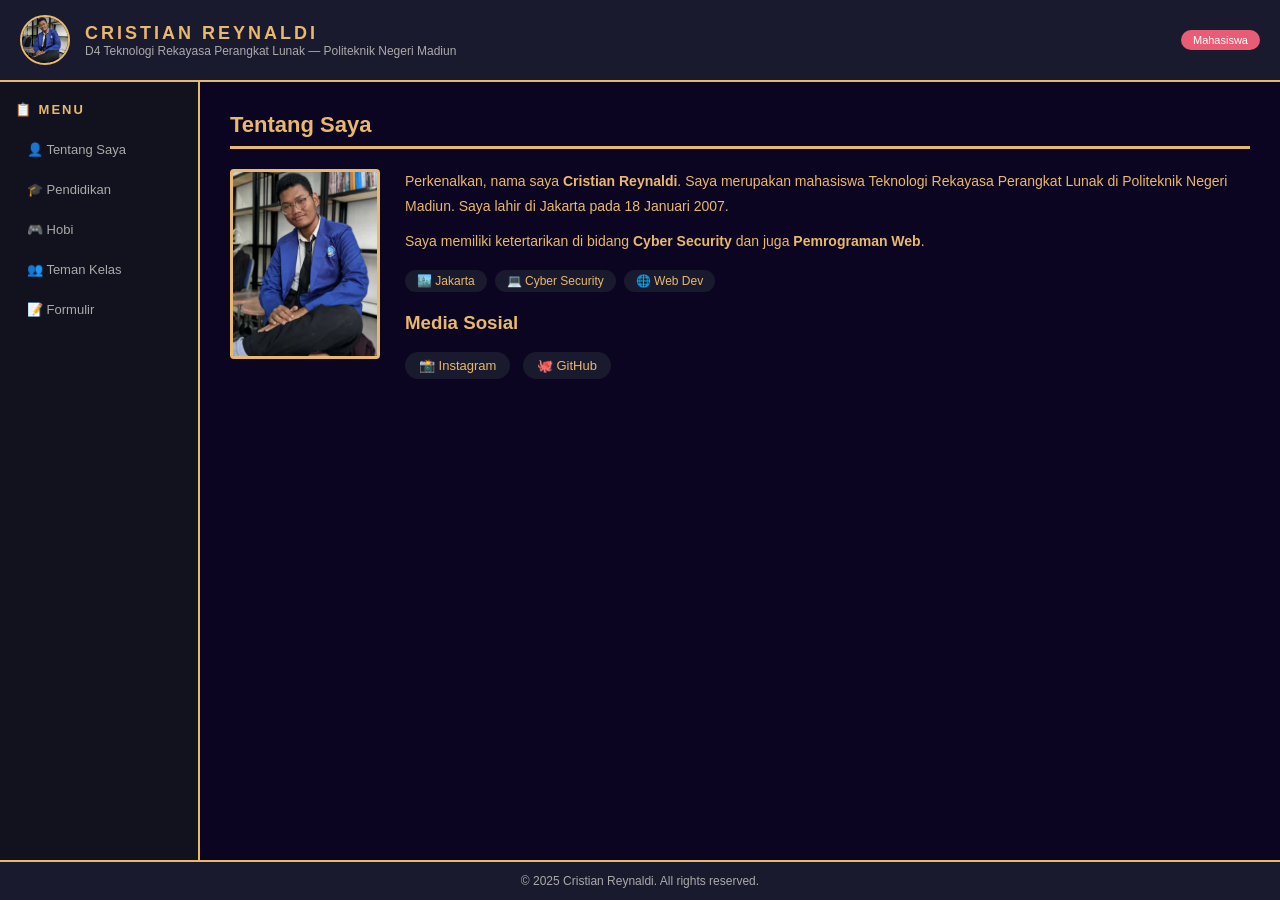
<file: index.html>
<!DOCTYPE html>
<html lang="en">
<head>
<title>Web Profil - Cristian Reynaldi</title>
<style>
  * { margin: 0; padding: 0; box-sizing: border-box; }
  body { display: flex; flex-direction: column; height: 100vh; font-family: Arial, sans-serif; }
  #header {
    background-color: #1a1a2e;
    padding: 15px 20px;
    display: flex;
    align-items: center;
    gap: 15px;
    border-bottom: 2px solid #e8b86d;
  }
  #header img {
    width: 50px; height: 50px;
    border-radius: 50%;
    border: 2px solid #e8b86d;
    object-fit: cover;
  }
  #header-text h1 { color: #e8b86d; font-size: 18px; letter-spacing: 3px; }
  #header-text p { color: #aaaaaa; font-size: 12px; }
  #badge {
    margin-left: auto;
    background-color: #e85d75;
    color: white;
    font-size: 11px;
    padding: 4px 12px;
    border-radius: 20px;
  }
  #frames { display: flex; flex: 1; overflow: hidden; }
  iframe#nav {
    width: 200px;
    height: 100%;
    border: none;
    border-right: 2px solid #e8b86d;
    flex-shrink: 0;
  }
  iframe#konten {
    flex: 1;
    height: 100%;
    border: none;
  }
  #footer {
    background-color: #1a1a2e;
    color: #aaaaaa;
    text-align: center;
    padding: 12px;
    font-size: 12px;
    border-top: 2px solid #e8b86d;
  }
</style>
</head>
<body>
  <div id="header">
    <img src="Foto Profil baru.png" alt="Foto Profil">
    <div id="header-text">
      <h1>CRISTIAN REYNALDI</h1>
      <p>D4 Teknologi Rekayasa Perangkat Lunak — Politeknik Negeri Madiun</p>
    </div>
    <span id="badge">Mahasiswa</span>
  </div>

  <div id="frames">
    <iframe id="nav" src="nav.html"></iframe>
    <iframe id="konten" name="konten" src="tentang.html"></iframe>
  </div>

  <div id="footer">
    &copy; 2025 Cristian Reynaldi. All rights reserved.
  </div>
</body>
</html>
</file>
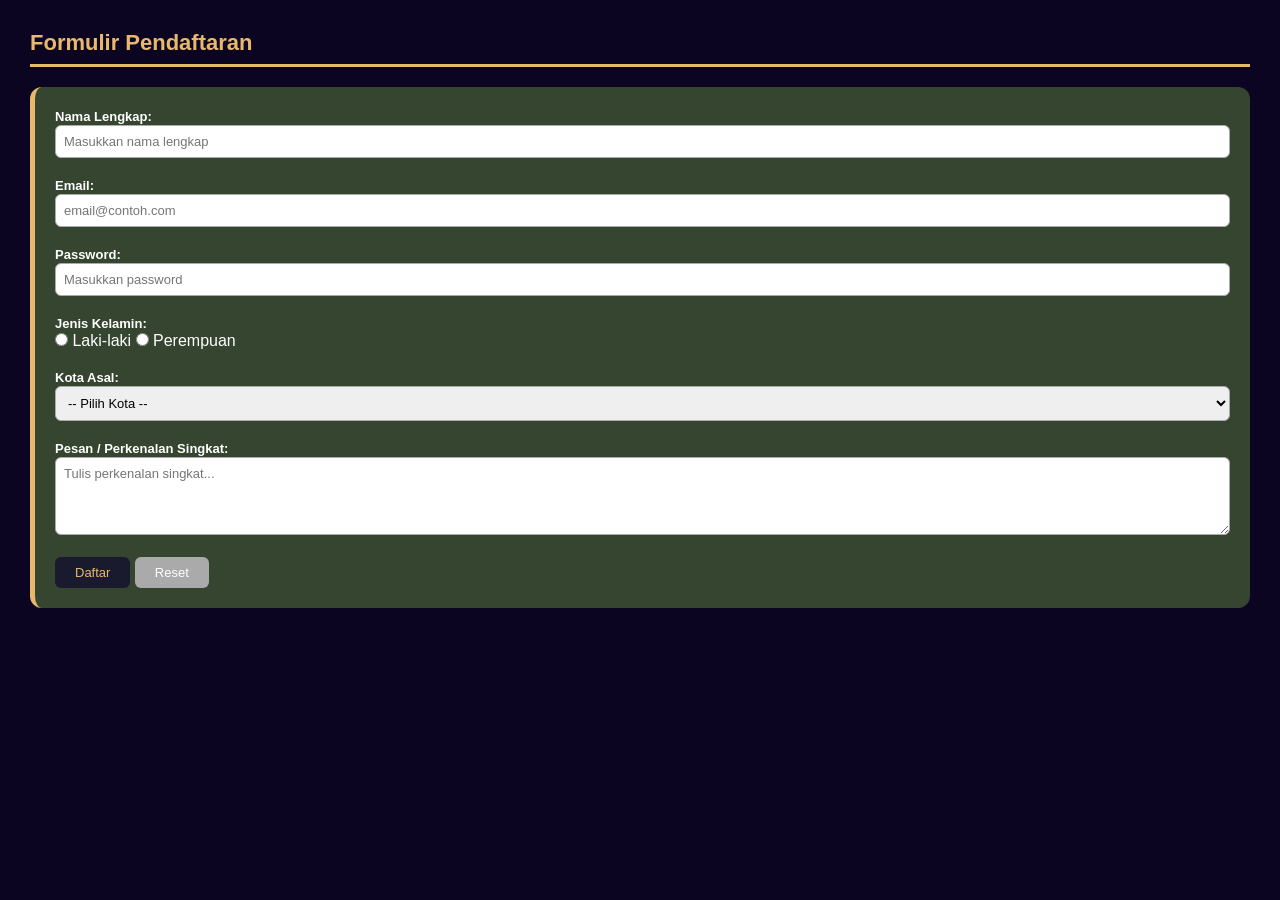
<file: form.html>
<!DOCTYPE html>
<html>
<head>
<link rel="stylesheet" href="style.css">
</head>
<body>
  <div class="konten">
    <h2>Formulir Pendaftaran</h2>
    <div class="kartu">
      <form>
        <label>Nama Lengkap:</label><br>
        <input type="text" placeholder="Masukkan nama lengkap"><br><br>

        <label>Email:</label><br>
        <input type="email" placeholder="email@contoh.com"><br><br>

        <label>Password:</label><br>
        <input type="password" placeholder="Masukkan password"><br><br>

        <label>Jenis Kelamin:</label><br>
        <input type="radio" name="jk" style="width:auto; padding:0;"> Laki-laki
        <input type="radio" name="jk" style="width:auto; padding:0;"> Perempuan<br><br>

        <label>Kota Asal:</label><br>
        <select>
          <option value="">-- Pilih Kota --</option>
          <option>Jakarta</option>
          <option>Surabaya</option>
          <option>Ponorogo</option>
          <option>Madiun</option>
          <option>Lainnya</option>
        </select><br><br>

        <label>Pesan / Perkenalan Singkat:</label><br>
        <textarea rows="4" cols="40" placeholder="Tulis perkenalan singkat..."></textarea><br><br>

        <input type="submit" value="Daftar">
        <input type="reset" value="Reset">
      </form>
    </div>
</div>
</file>
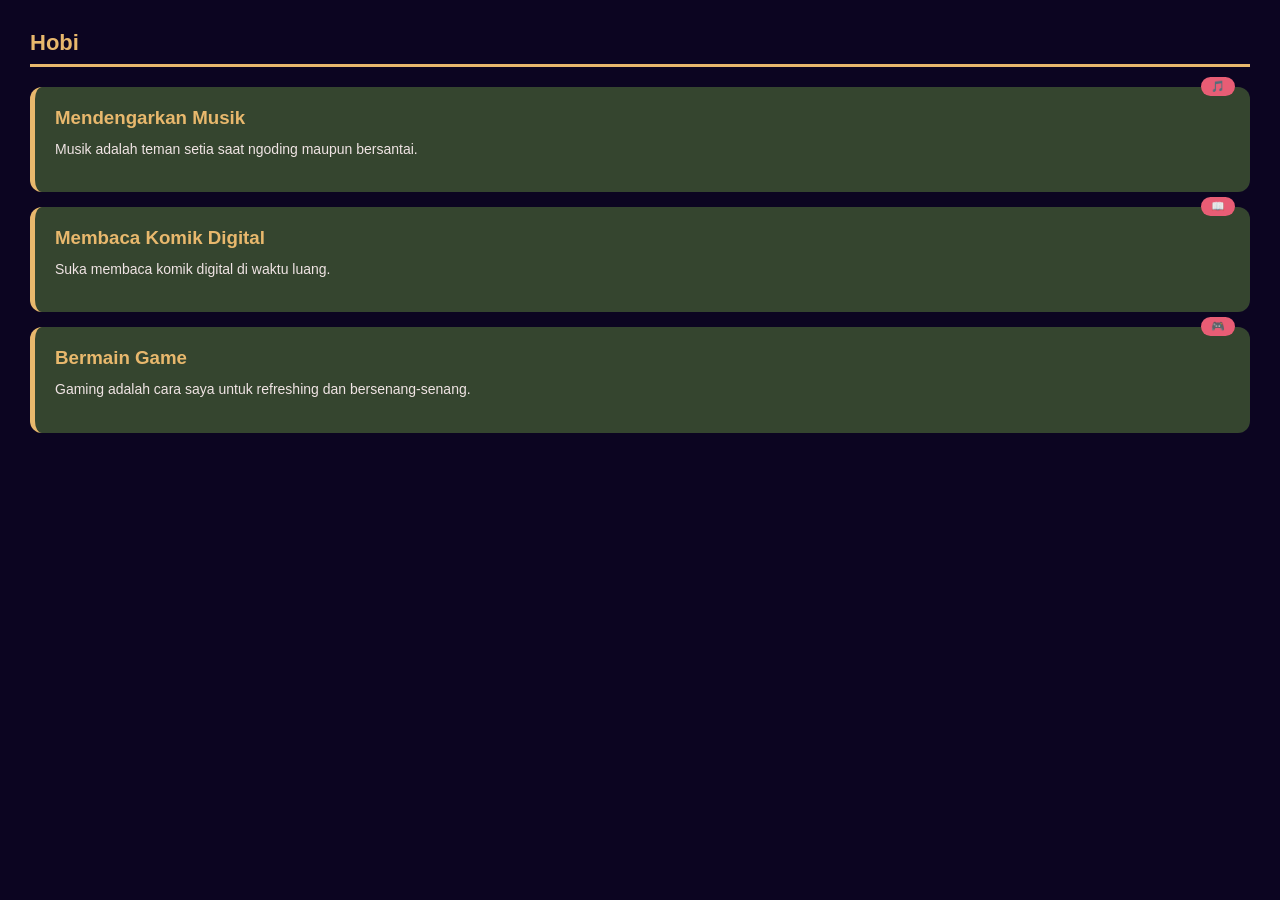
<file: hobi.html>
<!DOCTYPE html>
<html>
<head>
<link rel="stylesheet" href="style.css">
</head>
<body>
  <div class="konten">
    <h2>Hobi</h2>
    <div class="kartu">
      <span class="badge-abs">🎵</span>
      <h3>Mendengarkan Musik</h3>
      <p>Musik adalah teman setia saat ngoding maupun bersantai.</p>
    </div>
    <div class="kartu">
      <span class="badge-abs">📖</span>
      <h3>Membaca Komik Digital</h3>
      <p>Suka membaca komik digital di waktu luang.</p>
    </div>
    <div class="kartu">
      <span class="badge-abs">🎮</span>
      <h3>Bermain Game</h3>
      <p>Gaming adalah cara saya untuk refreshing dan bersenang-senang.</p>
    </div>
  </div>
</body>
</html>
</file>
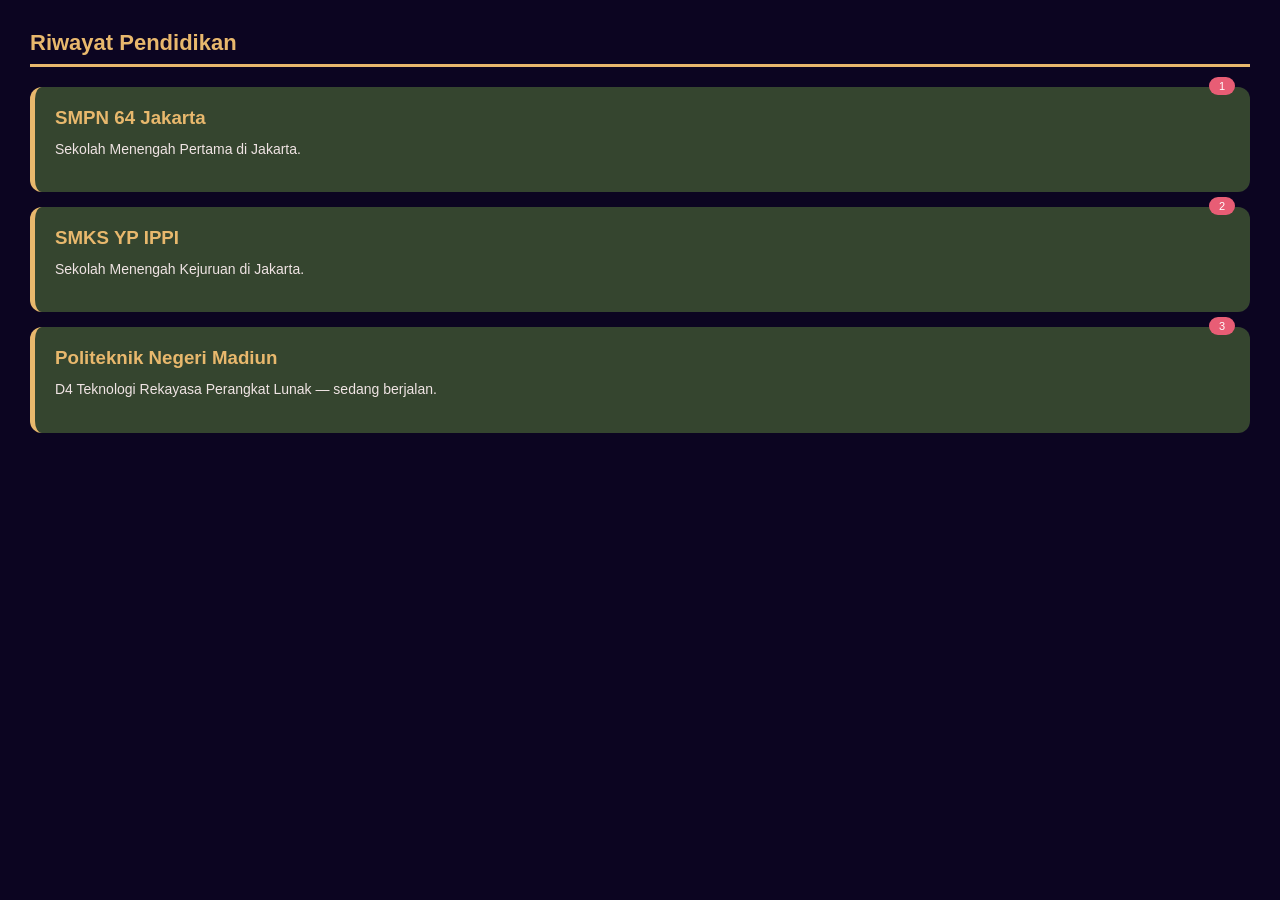
<file: pendidikan.html>
<!DOCTYPE html>
<html>
<head>
<link rel="stylesheet" href="style.css">
</head>
<body>
  <div class="konten">
    <h2>Riwayat Pendidikan</h2>
    <div class="kartu">
      <span class="badge-abs">1</span>
      <h3>SMPN 64 Jakarta</h3>
      <p>Sekolah Menengah Pertama di Jakarta.</p>
    </div>
    <div class="kartu">
      <span class="badge-abs">2</span>
      <h3>SMKS YP IPPI</h3>
      <p>Sekolah Menengah Kejuruan di Jakarta.</p>
    </div>
    <div class="kartu">
      <span class="badge-abs">3</span>
      <h3>Politeknik Negeri Madiun</h3>
      <p>D4 Teknologi Rekayasa Perangkat Lunak — sedang berjalan.</p>
    </div>
  </div>
</body>
</html>
</file>
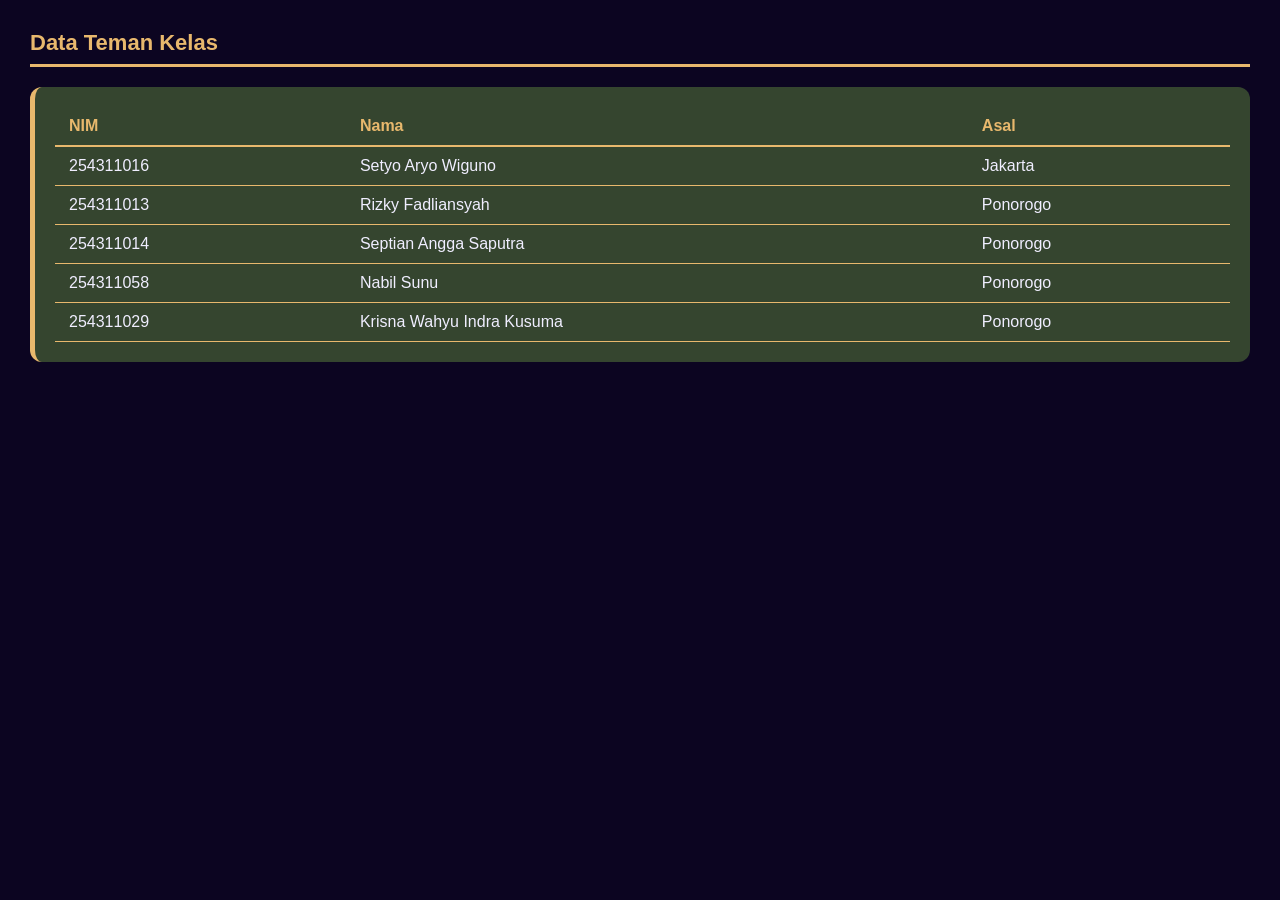
<file: teman.html>
<!DOCTYPE html>
<html>
<head>
<link rel="stylesheet" href="style.css">
</head>
<body>
  <div class="konten">
    <h2>Data Teman Kelas</h2>
    <div class="kartu">
      <table>
        <tr>
          <th>NIM</th>
          <th>Nama</th>
          <th>Asal</th>
        </tr>
        <tr>
          <td>254311016</td>
          <td>Setyo Aryo Wiguno</td>
          <td>Jakarta</td>
        </tr>
        <tr>
          <td>254311013</td>
          <td>Rizky Fadliansyah</td>
          <td>Ponorogo</td>
        </tr>
        <tr>
          <td>254311014</td>
          <td>Septian Angga Saputra</td>
          <td>Ponorogo</td>
        </tr>
        <tr>
          <td>254311058</td>
          <td>Nabil Sunu</td>
          <td>Ponorogo</td>
        </tr>
        <tr>
          <td>254311029</td>
          <td>Krisna Wahyu Indra Kusuma</td>
          <td>Ponorogo</td>
        </tr>
      </table>
    </div>
</div>
</file>
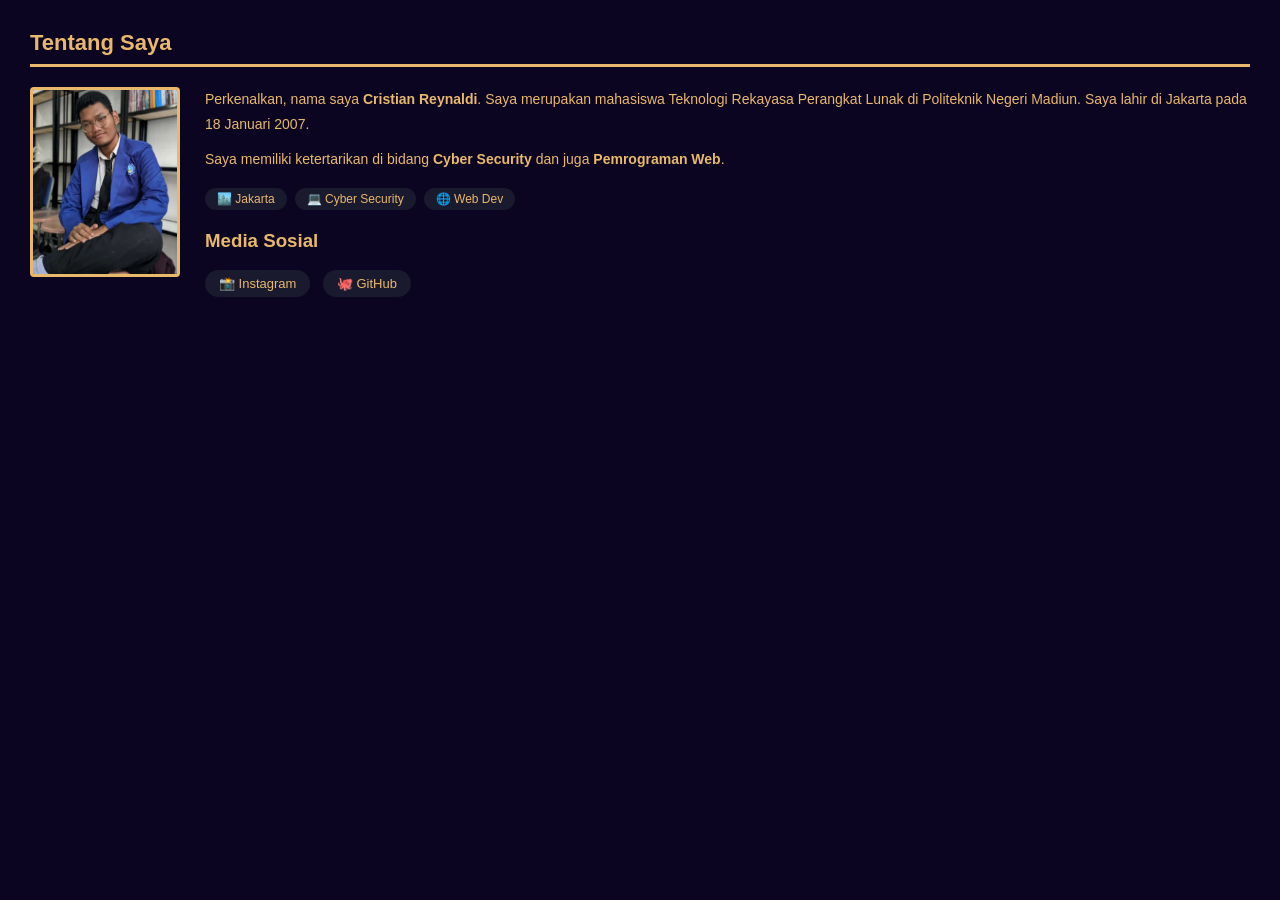
<file: tentang.html>
<!DOCTYPE html>
<html>
<head>
<link rel="stylesheet" href="style.css">
</head>
<body>
  <div class="konten">
    <h2>Tentang Saya</h2>

    <div class="cv-box">
      <img src="Foto Profil baru.png" class="foto-cv">
      <div class="cv-teks">
        <p>Perkenalkan, nama saya <b>Cristian Reynaldi</b>. Saya merupakan mahasiswa Teknologi Rekayasa Perangkat Lunak di Politeknik Negeri Madiun. Saya lahir di Jakarta pada 18 Januari 2007.</p>
        <p>Saya memiliki ketertarikan di bidang <b>Cyber Security</b> dan juga <b>Pemrograman Web</b>.</p>

        <div class="badge-info">
          <span class="badge">🏙️ Jakarta</span>
          <span class="badge">💻 Cyber Security</span>
          <span class="badge">🌐 Web Dev</span>
        </div>

        <h3 style="margin-top:20px;">Media Sosial</h3>
        <a href="https://www.instagram.com/crysaldi/" target="_blank" class="sosmed-link">📸 Instagram</a>
        <a href="https://github.com/cristianreynaldi2-oss" target="_blank" class="sosmed-link">🐙 GitHub</a>
      </div>
    </div>

  </div>
</body>
</html>
</file>
<file: style.css>
* { margin: 0; padding: 0; box-sizing: border-box; }

body {
  background-color: #0c0521;
  font-family: Arial, sans-serif;
  padding: 0;
}

.konten {
  padding: 30px;
}

h2 {
  color: #e8b86d;
  border-bottom: 3px solid #e8b86d;
  padding-bottom: 8px;
  margin-bottom: 20px;
  font-size: 22px;
}

h3 { color: #e8b86d; margin-bottom: 8px; }
p { color: #e8b86d; line-height: 1.8; font-size: 14px; margin-bottom: 10px; }

/* Kartu */
.kartu {
  background-color: #35452f;
  color: white;
  margin-bottom: 15px;
  padding: 20px;
  border-radius: 12px;
  border-left: 5px solid #e8b86d;
  position: relative;
}
.kartu table {
  width: 100%;
  border-collapse: collapse;
}
.kartu th {
  background-color: #35452f;
  color: #e8b86d;
  padding: 10px 14px;
  text-align: left;
  border-bottom: 2px solid #e8b86d;
}
.kartu td {
  padding: 10px 14px;
  color: #f0eeff;
  border-bottom: 1px solid #e8b86d;
}
.kartu tr:hover td {
  background-color: #2e3060;
}
.kartu p { color: #f0e4e4; }

/* Badge absolute */
.badge-abs {
  position: absolute;
  top: -10px;
  right: 15px;
  background-color: #e85d75;
  color: white;
  font-size: 11px;
  padding: 3px 10px;
  border-radius: 20px;
}

/* Profil layout */
.profil-box {
  display: flex;
  gap: 25px;
  align-items: flex-start;
}
.profil-kiri { flex-shrink: 0; }
.profil-kiri a { color: #e85d75; text-decoration: none; font-size: 14px; }
.profil-kiri a:hover { text-decoration: underline; }
.profil-kanan { flex: 1; }

/* Badge info */
.badge-info { margin-top: 15px; display: flex; gap: 8px; flex-wrap: wrap; }
.badge {
  background-color: #1a1a2e;
  color: #e8b86d;
  padding: 4px 12px;
  border-radius: 20px;
  font-size: 12px;
}

/* Tabel */
table { border-collapse: collapse; width: 100%; }
th {
  background-color: #35452f;
  color: #e8b86d;
  padding: 10px;
  text-align: left;
}
td { padding: 10px; color: #ffffff; border-bottom: 1px solid #8888dd; }
tr:hover td { background-color: #e8f0ff; }

/* Form */
input, select, textarea {
  border: 1px solid #aaaaaa;
  border-radius: 6px;
  padding: 8px;
  width: 280px;
  font-family: Arial;
  font-size: 13px;
}
input[type="submit"] {
  background-color: #1a1a2e;
  color: #e8b86d;
  cursor: pointer;
  width: auto;
  padding: 8px 20px;
  border: none;
}
input[type="reset"] {
  background-color: #aaaaaa;
  color: white;
  cursor: pointer;
  width: auto;
  padding: 8px 20px;
  border: none;
}
label { font-size: 13px; color: #ffffff; font-weight: bold; }
.konten form {

  width: 100%;

}
.konten .kartu {
  width: 100%;
}
input, select, textarea {
  width: 100%;
  box-sizing: border-box;
}
input[type="radio"],
input[type="submit"],
input[type="reset"] {
  width: auto;
}

/* Sosmed-link */
.sosmed-link {
  display: inline-block;
  background-color: #1a1a2e;
  color: #e8b86d;
  padding: 6px 14px;
  border-radius: 20px;
  font-size: 13px;
  text-decoration: none;
  margin-right: 8px;
  margin-top: 10px;
}
.sosmed-link:hover { background-color: #e8b86d; color: #1a1a2e; }

/* CV */
.cv-box {
  display: flex;
  gap: 25px;
  align-items: flex-start;
}

.foto-cv {
  width: 150px;
  height: 190px;
  object-fit: cover;
  border: 3px solid #e8b86d;
  border-radius: 4px;
  flex-shrink: 0;
}

.cv-teks {
  flex: 1;
}
</file>
